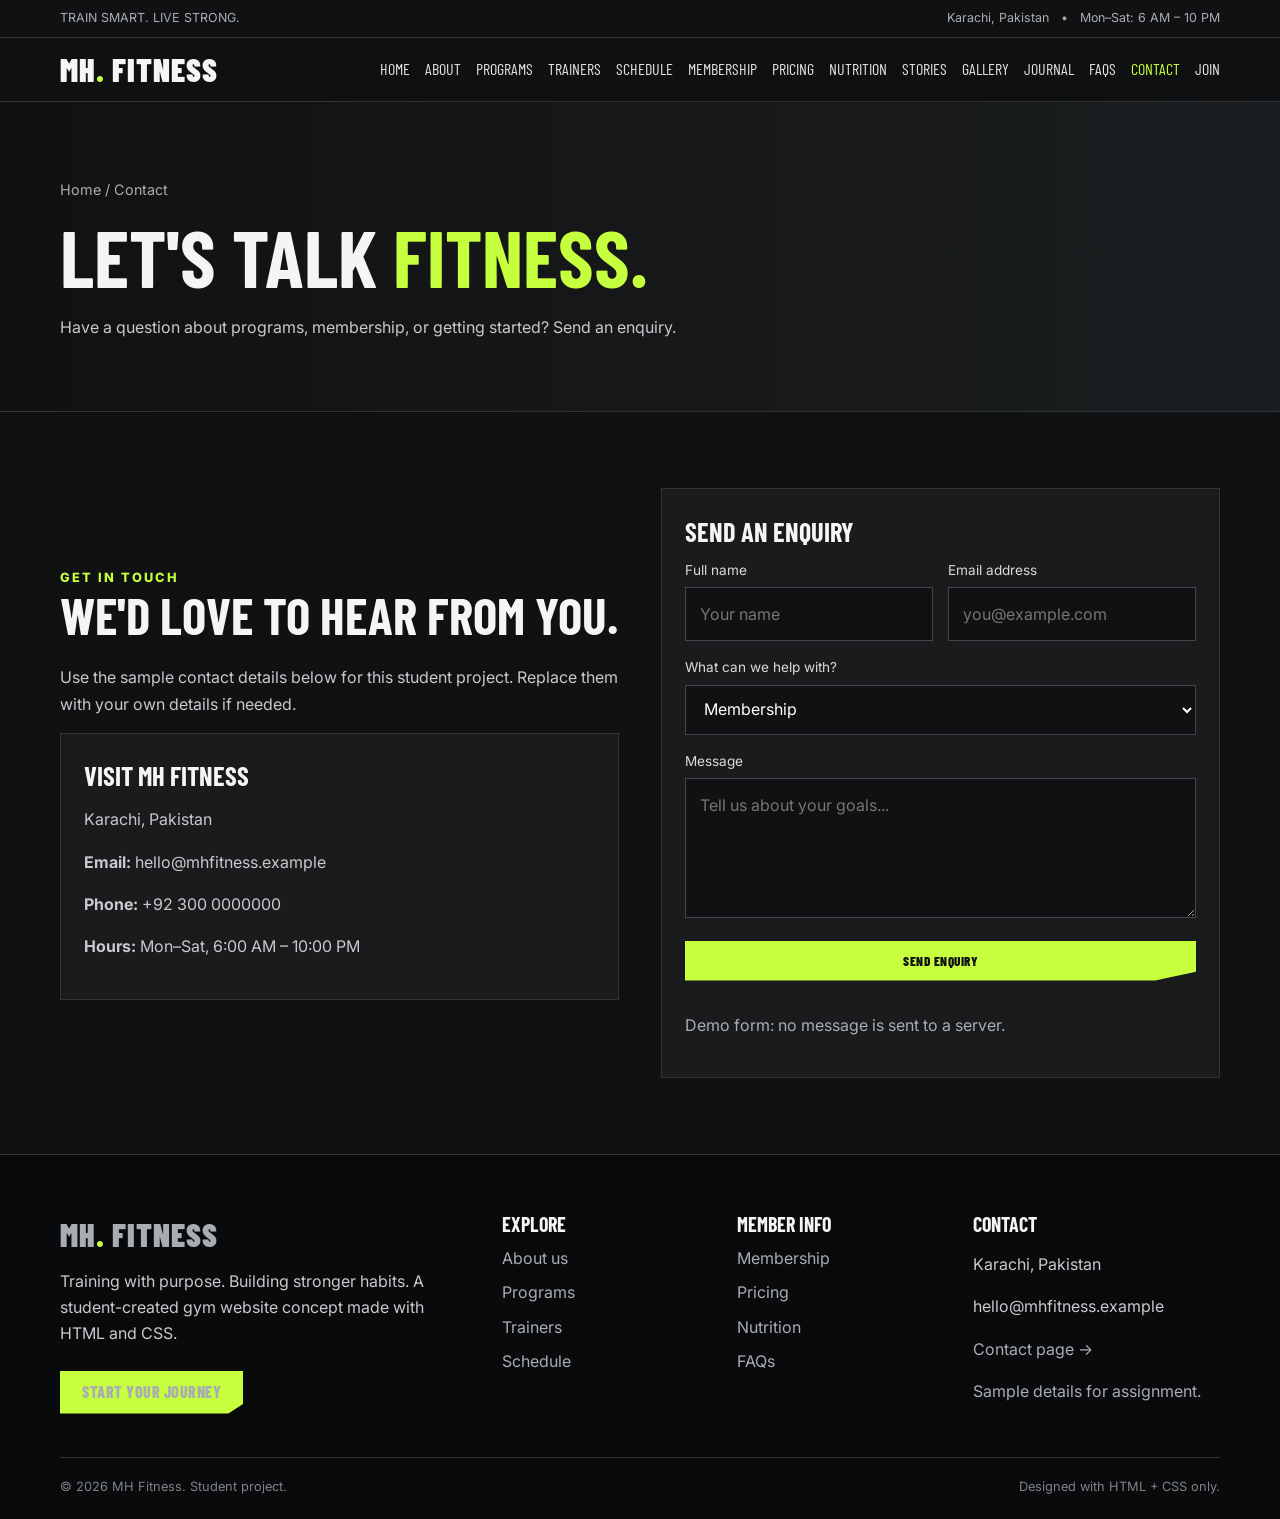
<file: contact.html>
<!DOCTYPE html>
<html lang="en">
<head>
<meta charset="UTF-8"><meta name="viewport" content="width=device-width, initial-scale=1.0">
<meta name="description" content="MH Fitness — training, coaching, and practical fitness for every level.">
<title>Contact | MH Fitness</title><link rel="stylesheet" href="style.css">
</head>
<body>
<div class="topbar"><div class="container"><span>TRAIN SMART. LIVE STRONG.</span><span>Karachi, Pakistan &nbsp; • &nbsp; Mon–Sat: 6 AM – 10 PM</span></div></div>
<header class="header"><div class="container navwrap"><a class="brand" href="index.html">MH<span>.</span> FITNESS</a><nav class="nav" aria-label="Main navigation"><a class="" href="index.html">Home</a><a class="" href="about.html">About</a><a class="" href="programs.html">Programs</a><a class="" href="trainers.html">Trainers</a><a class="" href="schedule.html">Schedule</a><a class="" href="membership.html">Membership</a><a class="" href="pricing.html">Pricing</a><a class="" href="nutrition.html">Nutrition</a><a class="" href="transformation.html">Stories</a><a class="" href="gallery.html">Gallery</a><a class="" href="blog.html">Journal</a><a class="" href="faq.html">FAQs</a><a class="active" href="contact.html">Contact</a><a class="" href="join.html">Join</a></nav></div></header>
<main>
<div class="page-hero"><div class="container"><div class="crumb">Home / Contact</div><h1>Let's talk <span style="color:var(--lime)">fitness.</span></h1><p>Have a question about programs, membership, or getting started? Send an enquiry.</p></div></div>
<section class="section"><div class="container split"><div><div class="eyebrow">Get in touch</div><h2>We'd love to hear from you.</h2><p>Use the sample contact details below for this student project. Replace them with your own details if needed.</p><div class="card card-body"><h3>Visit MH Fitness</h3><p>Karachi, Pakistan</p><p><strong>Email:</strong> hello@mhfitness.example</p><p><strong>Phone:</strong> +92 300 0000000</p><p><strong>Hours:</strong> Mon–Sat, 6:00 AM – 10:00 PM</p></div></div><div class="card card-body"><h3>Send an enquiry</h3><form class="form" action="#" method="get"><div class="form-row"><div><label for="name">Full name</label><input id="name" name="name" placeholder="Your name" required></div><div><label for="email">Email address</label><input id="email" type="email" name="email" placeholder="you@example.com" required></div></div><div><label for="topic">What can we help with?</label><select id="topic" name="topic"><option>Membership</option><option>Programs</option><option>Personal coaching</option><option>Other question</option></select></div><div><label for="message">Message</label><textarea id="message" name="message" placeholder="Tell us about your goals..." required></textarea></div><button class="btn" type="submit">Send enquiry</button><p class="muted">Demo form: no message is sent to a server.</p></form></div></div></section>
</main>
<footer class="footer"><div class="container"><div class="footer-grid"><div><a class="brand" href="index.html">MH<span>.</span> FITNESS</a><p>Training with purpose. Building stronger habits. A student-created gym website concept made with HTML and CSS.</p><a class="btn" href="join.html" style="display:inline-block">Start your journey</a></div><div><h3>Explore</h3><a href="about.html">About us</a><a href="programs.html">Programs</a><a href="trainers.html">Trainers</a><a href="schedule.html">Schedule</a></div><div><h3>Member info</h3><a href="membership.html">Membership</a><a href="pricing.html">Pricing</a><a href="nutrition.html">Nutrition</a><a href="faq.html">FAQs</a></div><div><h3>Contact</h3><p>Karachi, Pakistan</p><p>hello@mhfitness.example</p><a href="contact.html">Contact page →</a><p class="muted">Sample details for assignment.</p></div></div><div class="copyright"><span>© 2026 MH Fitness. Student project.</span><span>Designed with HTML + CSS only.</span></div></div></footer>
</body></html>
</file>
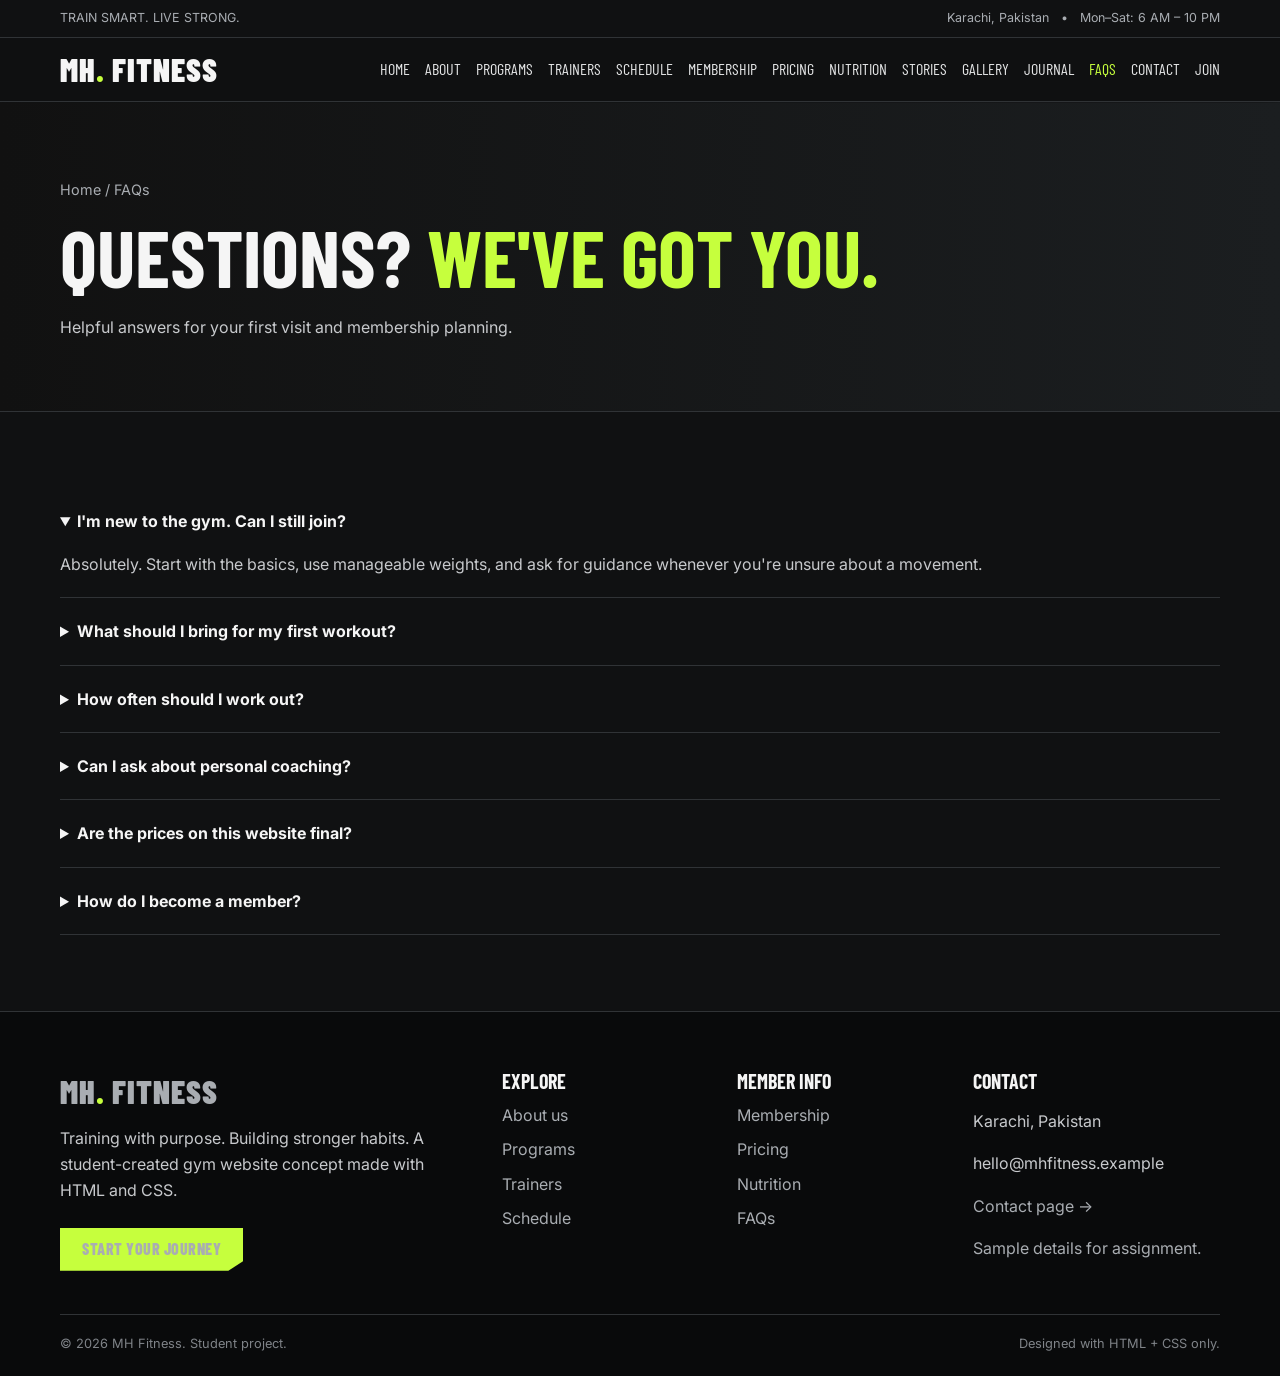
<file: faq.html>
<!DOCTYPE html>
<html lang="en">
<head>
<meta charset="UTF-8"><meta name="viewport" content="width=device-width, initial-scale=1.0">
<meta name="description" content="MH Fitness — training, coaching, and practical fitness for every level.">
<title>FAQs | MH Fitness</title><link rel="stylesheet" href="style.css">
</head>
<body>
<div class="topbar"><div class="container"><span>TRAIN SMART. LIVE STRONG.</span><span>Karachi, Pakistan &nbsp; • &nbsp; Mon–Sat: 6 AM – 10 PM</span></div></div>
<header class="header"><div class="container navwrap"><a class="brand" href="index.html">MH<span>.</span> FITNESS</a><nav class="nav" aria-label="Main navigation"><a class="" href="index.html">Home</a><a class="" href="about.html">About</a><a class="" href="programs.html">Programs</a><a class="" href="trainers.html">Trainers</a><a class="" href="schedule.html">Schedule</a><a class="" href="membership.html">Membership</a><a class="" href="pricing.html">Pricing</a><a class="" href="nutrition.html">Nutrition</a><a class="" href="transformation.html">Stories</a><a class="" href="gallery.html">Gallery</a><a class="" href="blog.html">Journal</a><a class="active" href="faq.html">FAQs</a><a class="" href="contact.html">Contact</a><a class="" href="join.html">Join</a></nav></div></header>
<main>
<div class="page-hero"><div class="container"><div class="crumb">Home / FAQs</div><h1>Questions? <span style="color:var(--lime)">We've got you.</span></h1><p>Helpful answers for your first visit and membership planning.</p></div></div>
<section class="section"><div class="container faq"><details open><summary>I'm new to the gym. Can I still join?</summary><p>Absolutely. Start with the basics, use manageable weights, and ask for guidance whenever you're unsure about a movement.</p></details><details><summary>What should I bring for my first workout?</summary><p>Wear comfortable training clothes and suitable shoes. Bring water and a small towel, and arrive a little early to get familiar with the space.</p></details><details><summary>How often should I work out?</summary><p>It depends on your experience, goals, health, and schedule. Start at a manageable frequency and build gradually, allowing time for recovery.</p></details><details><summary>Can I ask about personal coaching?</summary><p>Yes. Use the contact page to describe your goals and availability so the team can discuss possible options.</p></details><details><summary>Are the prices on this website final?</summary><p>No. This is a student website concept, so the listed prices and schedule are sample content.</p></details><details><summary>How do I become a member?</summary><p>Visit the Join page and complete the enquiry form. It is a static demonstration and does not submit information to a server.</p></details></div></section>
</main>
<footer class="footer"><div class="container"><div class="footer-grid"><div><a class="brand" href="index.html">MH<span>.</span> FITNESS</a><p>Training with purpose. Building stronger habits. A student-created gym website concept made with HTML and CSS.</p><a class="btn" href="join.html" style="display:inline-block">Start your journey</a></div><div><h3>Explore</h3><a href="about.html">About us</a><a href="programs.html">Programs</a><a href="trainers.html">Trainers</a><a href="schedule.html">Schedule</a></div><div><h3>Member info</h3><a href="membership.html">Membership</a><a href="pricing.html">Pricing</a><a href="nutrition.html">Nutrition</a><a href="faq.html">FAQs</a></div><div><h3>Contact</h3><p>Karachi, Pakistan</p><p>hello@mhfitness.example</p><a href="contact.html">Contact page →</a><p class="muted">Sample details for assignment.</p></div></div><div class="copyright"><span>© 2026 MH Fitness. Student project.</span><span>Designed with HTML + CSS only.</span></div></div></footer>
</body></html>
</file>
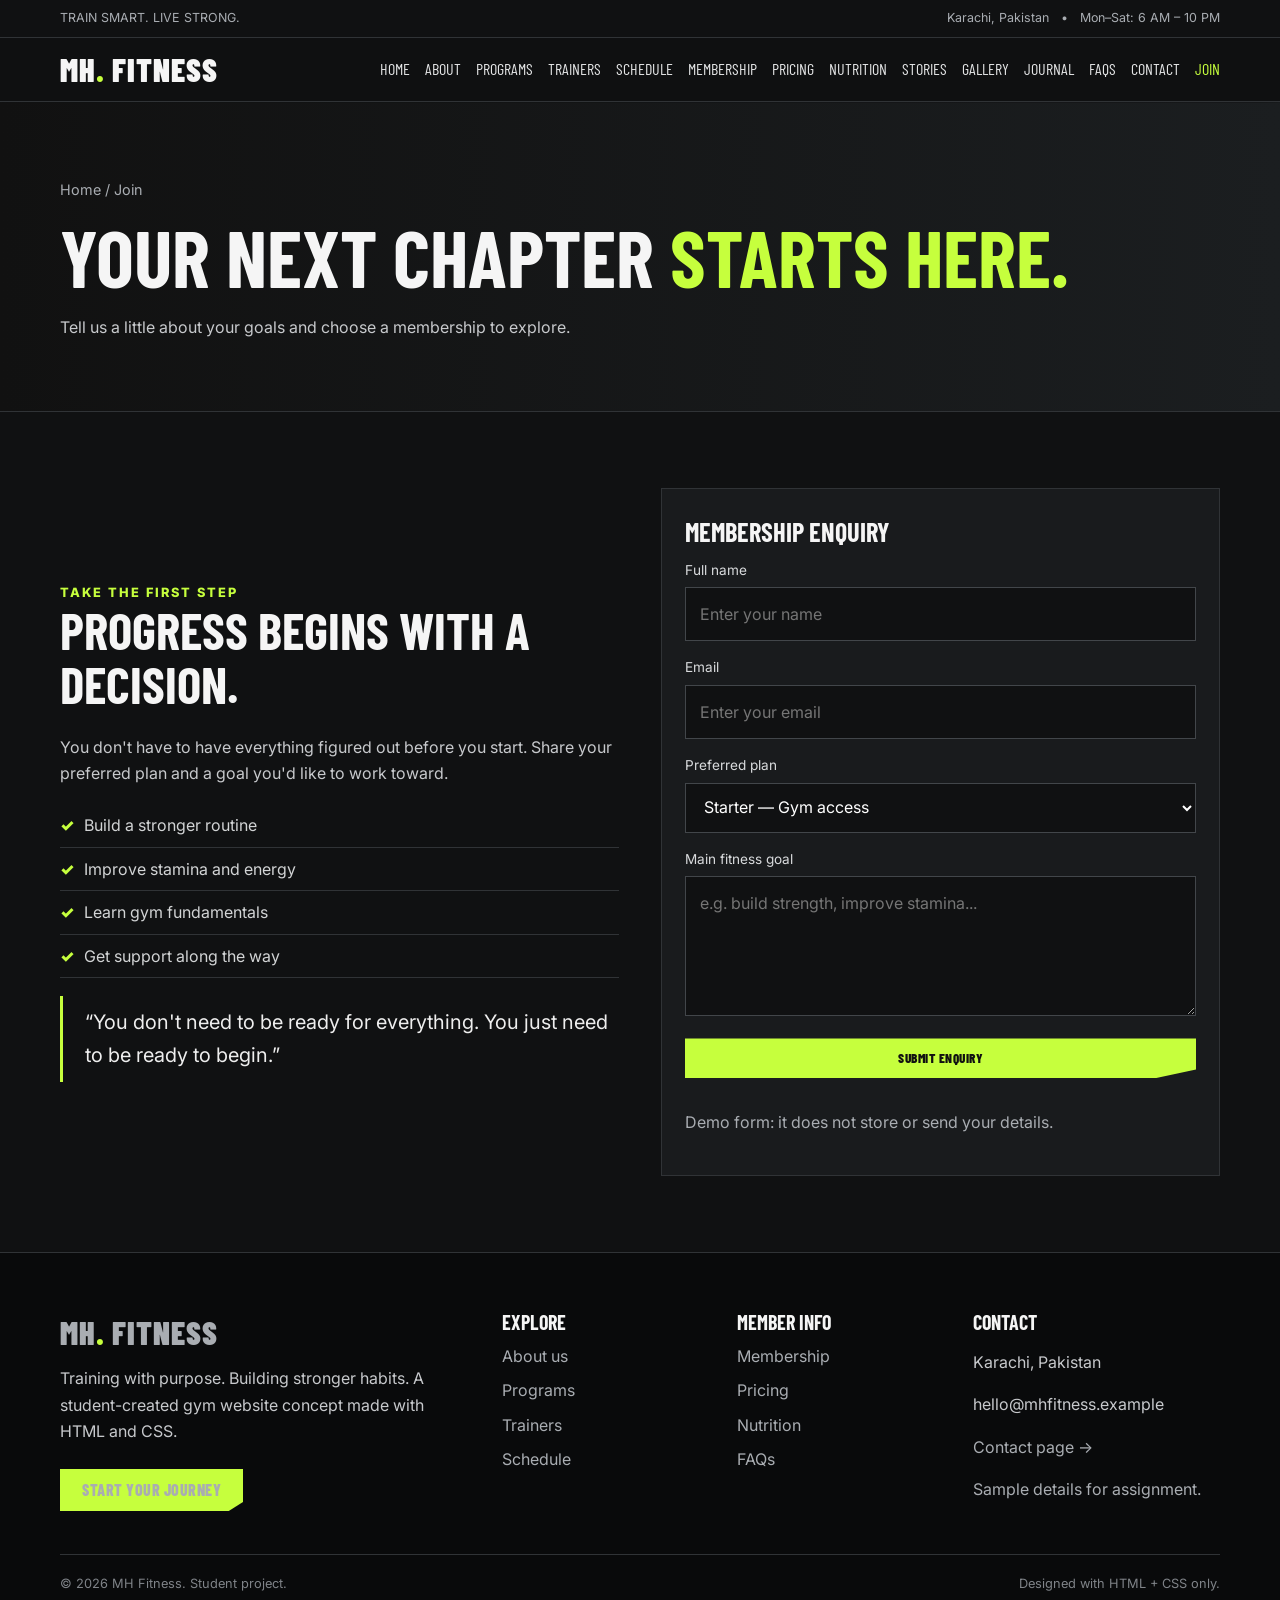
<file: join.html>
<!DOCTYPE html>
<html lang="en">
<head>
<meta charset="UTF-8"><meta name="viewport" content="width=device-width, initial-scale=1.0">
<meta name="description" content="MH Fitness — training, coaching, and practical fitness for every level.">
<title>Join Us | MH Fitness</title><link rel="stylesheet" href="style.css">
</head>
<body>
<div class="topbar"><div class="container"><span>TRAIN SMART. LIVE STRONG.</span><span>Karachi, Pakistan &nbsp; • &nbsp; Mon–Sat: 6 AM – 10 PM</span></div></div>
<header class="header"><div class="container navwrap"><a class="brand" href="index.html">MH<span>.</span> FITNESS</a><nav class="nav" aria-label="Main navigation"><a class="" href="index.html">Home</a><a class="" href="about.html">About</a><a class="" href="programs.html">Programs</a><a class="" href="trainers.html">Trainers</a><a class="" href="schedule.html">Schedule</a><a class="" href="membership.html">Membership</a><a class="" href="pricing.html">Pricing</a><a class="" href="nutrition.html">Nutrition</a><a class="" href="transformation.html">Stories</a><a class="" href="gallery.html">Gallery</a><a class="" href="blog.html">Journal</a><a class="" href="faq.html">FAQs</a><a class="" href="contact.html">Contact</a><a class="active" href="join.html">Join</a></nav></div></header>
<main>
<div class="page-hero"><div class="container"><div class="crumb">Home / Join</div><h1>Your next chapter <span style="color:var(--lime)">starts here.</span></h1><p>Tell us a little about your goals and choose a membership to explore.</p></div></div>
<section class="section"><div class="container split"><div><div class="eyebrow">Take the first step</div><h2>Progress begins with a decision.</h2><p>You don't have to have everything figured out before you start. Share your preferred plan and a goal you'd like to work toward.</p><ul class="feature-list"><li>Build a stronger routine</li><li>Improve stamina and energy</li><li>Learn gym fundamentals</li><li>Get support along the way</li></ul><div class="quote">“You don't need to be ready for everything. You just need to be ready to begin.”</div></div><div class="card card-body"><h3>Membership enquiry</h3><form class="form" action="#" method="get"><div><label for="fullname">Full name</label><input id="fullname" name="fullname" required placeholder="Enter your name"></div><div><label for="joinemail">Email</label><input id="joinemail" type="email" name="email" required placeholder="Enter your email"></div><div><label for="plan">Preferred plan</label><select id="plan" name="plan"><option>Starter — Gym access</option><option>Plus — Gym + group sessions</option><option>Personal coaching</option><option>Need advice</option></select></div><div><label for="goal">Main fitness goal</label><textarea id="goal" name="goal" placeholder="e.g. build strength, improve stamina..."></textarea></div><button class="btn" type="submit">Submit enquiry</button><p class="muted">Demo form: it does not store or send your details.</p></form></div></div></section>
</main>
<footer class="footer"><div class="container"><div class="footer-grid"><div><a class="brand" href="index.html">MH<span>.</span> FITNESS</a><p>Training with purpose. Building stronger habits. A student-created gym website concept made with HTML and CSS.</p><a class="btn" href="join.html" style="display:inline-block">Start your journey</a></div><div><h3>Explore</h3><a href="about.html">About us</a><a href="programs.html">Programs</a><a href="trainers.html">Trainers</a><a href="schedule.html">Schedule</a></div><div><h3>Member info</h3><a href="membership.html">Membership</a><a href="pricing.html">Pricing</a><a href="nutrition.html">Nutrition</a><a href="faq.html">FAQs</a></div><div><h3>Contact</h3><p>Karachi, Pakistan</p><p>hello@mhfitness.example</p><a href="contact.html">Contact page →</a><p class="muted">Sample details for assignment.</p></div></div><div class="copyright"><span>© 2026 MH Fitness. Student project.</span><span>Designed with HTML + CSS only.</span></div></div></footer>
</body></html>
</file>
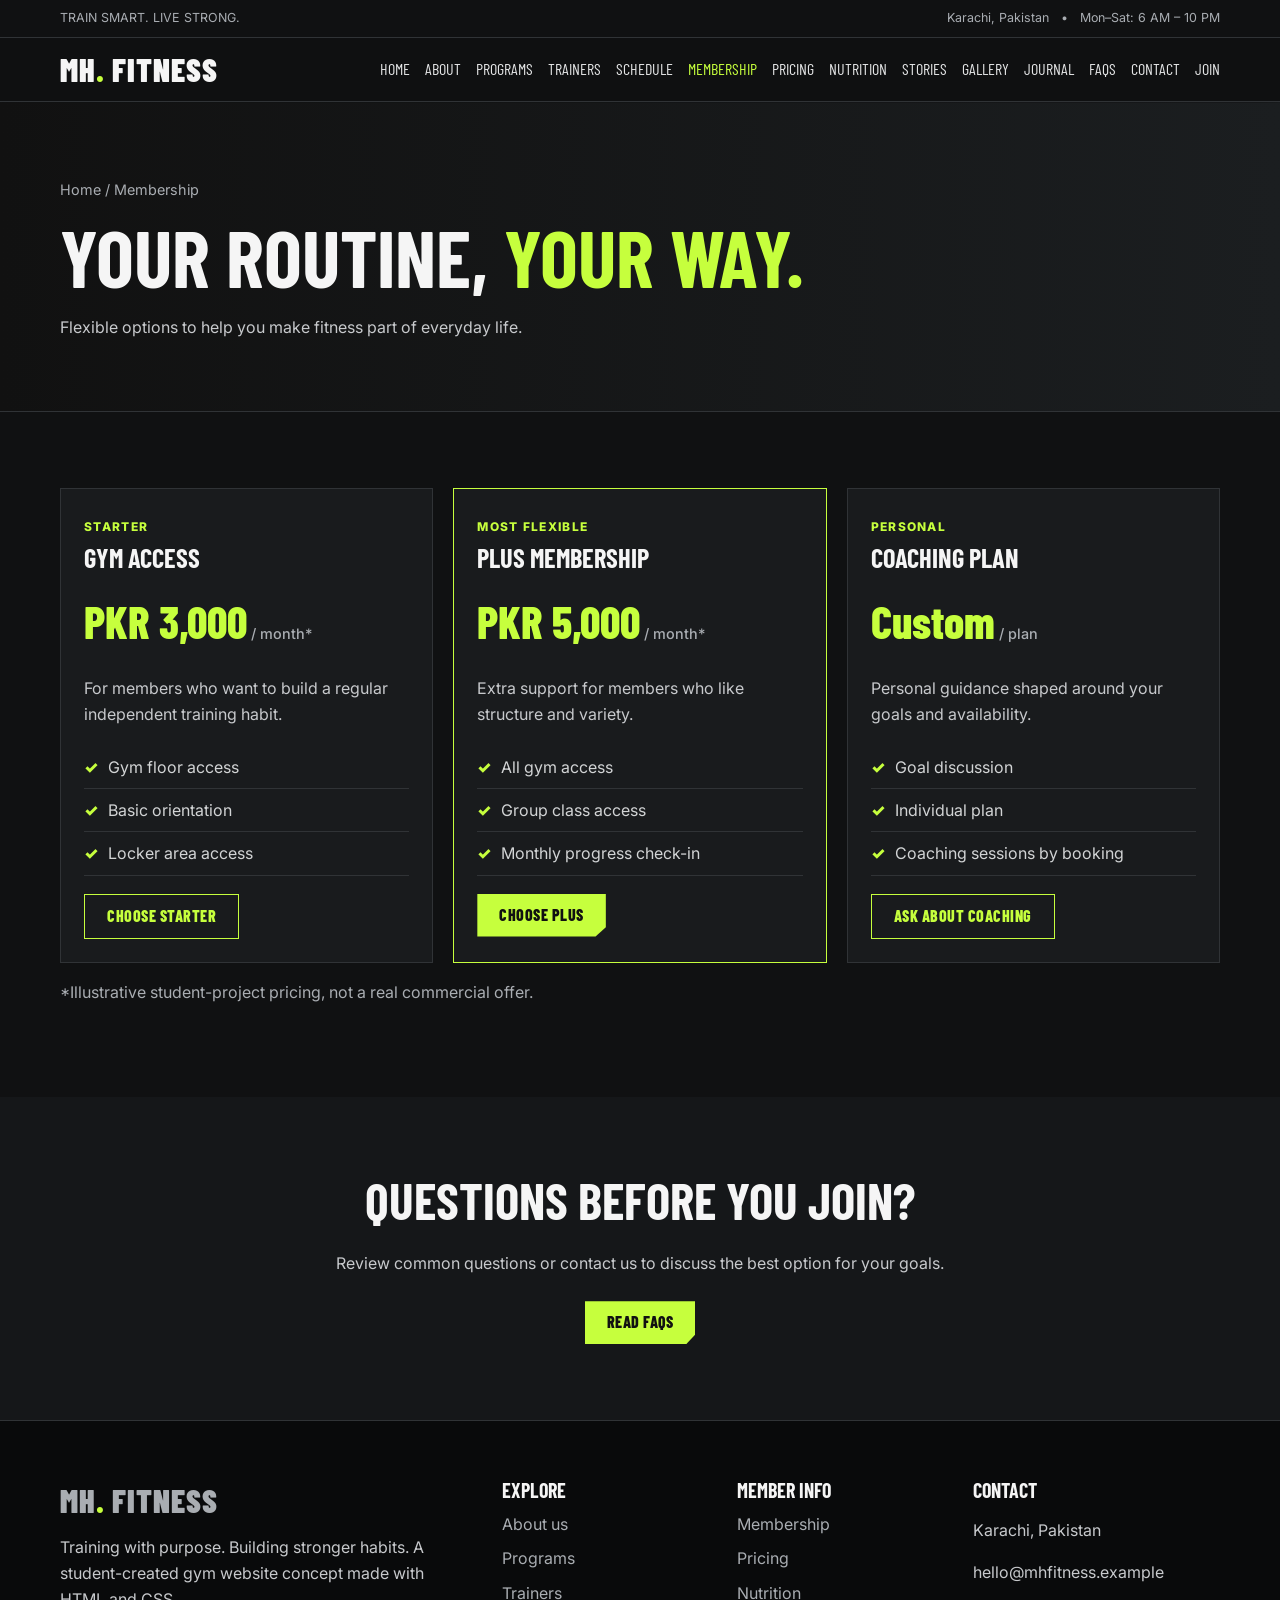
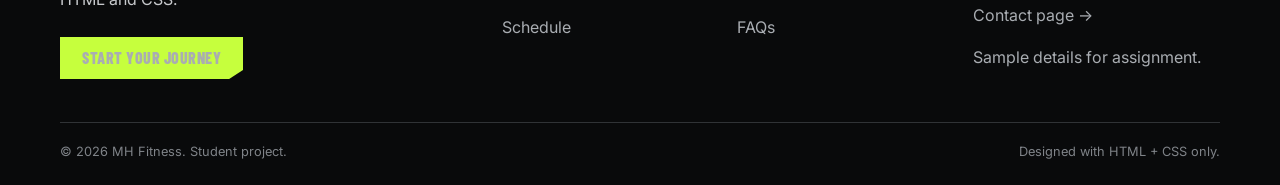
<file: membership.html>
<!DOCTYPE html>
<html lang="en">
<head>
<meta charset="UTF-8"><meta name="viewport" content="width=device-width, initial-scale=1.0">
<meta name="description" content="MH Fitness — training, coaching, and practical fitness for every level.">
<title>Membership | MH Fitness</title><link rel="stylesheet" href="style.css">
</head>
<body>
<div class="topbar"><div class="container"><span>TRAIN SMART. LIVE STRONG.</span><span>Karachi, Pakistan &nbsp; • &nbsp; Mon–Sat: 6 AM – 10 PM</span></div></div>
<header class="header"><div class="container navwrap"><a class="brand" href="index.html">MH<span>.</span> FITNESS</a><nav class="nav" aria-label="Main navigation"><a class="" href="index.html">Home</a><a class="" href="about.html">About</a><a class="" href="programs.html">Programs</a><a class="" href="trainers.html">Trainers</a><a class="" href="schedule.html">Schedule</a><a class="active" href="membership.html">Membership</a><a class="" href="pricing.html">Pricing</a><a class="" href="nutrition.html">Nutrition</a><a class="" href="transformation.html">Stories</a><a class="" href="gallery.html">Gallery</a><a class="" href="blog.html">Journal</a><a class="" href="faq.html">FAQs</a><a class="" href="contact.html">Contact</a><a class="" href="join.html">Join</a></nav></div></header>
<main>
<div class="page-hero"><div class="container"><div class="crumb">Home / Membership</div><h1>Your routine, <span style="color:var(--lime)">your way.</span></h1><p>Flexible options to help you make fitness part of everyday life.</p></div></div>
<section class="section"><div class="container"><div class="grid three"><article class="card card-body"><span class="tag">Starter</span><h3>Gym access</h3><div class="price">PKR 3,000<small> / month*</small></div><p>For members who want to build a regular independent training habit.</p><ul class="feature-list"><li>Gym floor access</li><li>Basic orientation</li><li>Locker area access</li></ul><a class="btn outline" href="join.html">Choose starter</a></article><article class="card card-body" style="border-color:var(--lime)"><span class="tag">Most flexible</span><h3>Plus membership</h3><div class="price">PKR 5,000<small> / month*</small></div><p>Extra support for members who like structure and variety.</p><ul class="feature-list"><li>All gym access</li><li>Group class access</li><li>Monthly progress check-in</li></ul><a class="btn" href="join.html">Choose plus</a></article><article class="card card-body"><span class="tag">Personal</span><h3>Coaching plan</h3><div class="price">Custom<small> / plan</small></div><p>Personal guidance shaped around your goals and availability.</p><ul class="feature-list"><li>Goal discussion</li><li>Individual plan</li><li>Coaching sessions by booking</li></ul><a class="btn outline" href="contact.html">Ask about coaching</a></article></div><p class="muted">*Illustrative student-project pricing, not a real commercial offer.</p></div></section>
<section class="section alt"><div class="container center"><h2>Questions before you join?</h2><p>Review common questions or contact us to discuss the best option for your goals.</p><a class="btn" href="faq.html">Read FAQs</a></div></section>
</main>
<footer class="footer"><div class="container"><div class="footer-grid"><div><a class="brand" href="index.html">MH<span>.</span> FITNESS</a><p>Training with purpose. Building stronger habits. A student-created gym website concept made with HTML and CSS.</p><a class="btn" href="join.html" style="display:inline-block">Start your journey</a></div><div><h3>Explore</h3><a href="about.html">About us</a><a href="programs.html">Programs</a><a href="trainers.html">Trainers</a><a href="schedule.html">Schedule</a></div><div><h3>Member info</h3><a href="membership.html">Membership</a><a href="pricing.html">Pricing</a><a href="nutrition.html">Nutrition</a><a href="faq.html">FAQs</a></div><div><h3>Contact</h3><p>Karachi, Pakistan</p><p>hello@mhfitness.example</p><a href="contact.html">Contact page →</a><p class="muted">Sample details for assignment.</p></div></div><div class="copyright"><span>© 2026 MH Fitness. Student project.</span><span>Designed with HTML + CSS only.</span></div></div></footer>
</body></html>
</file>
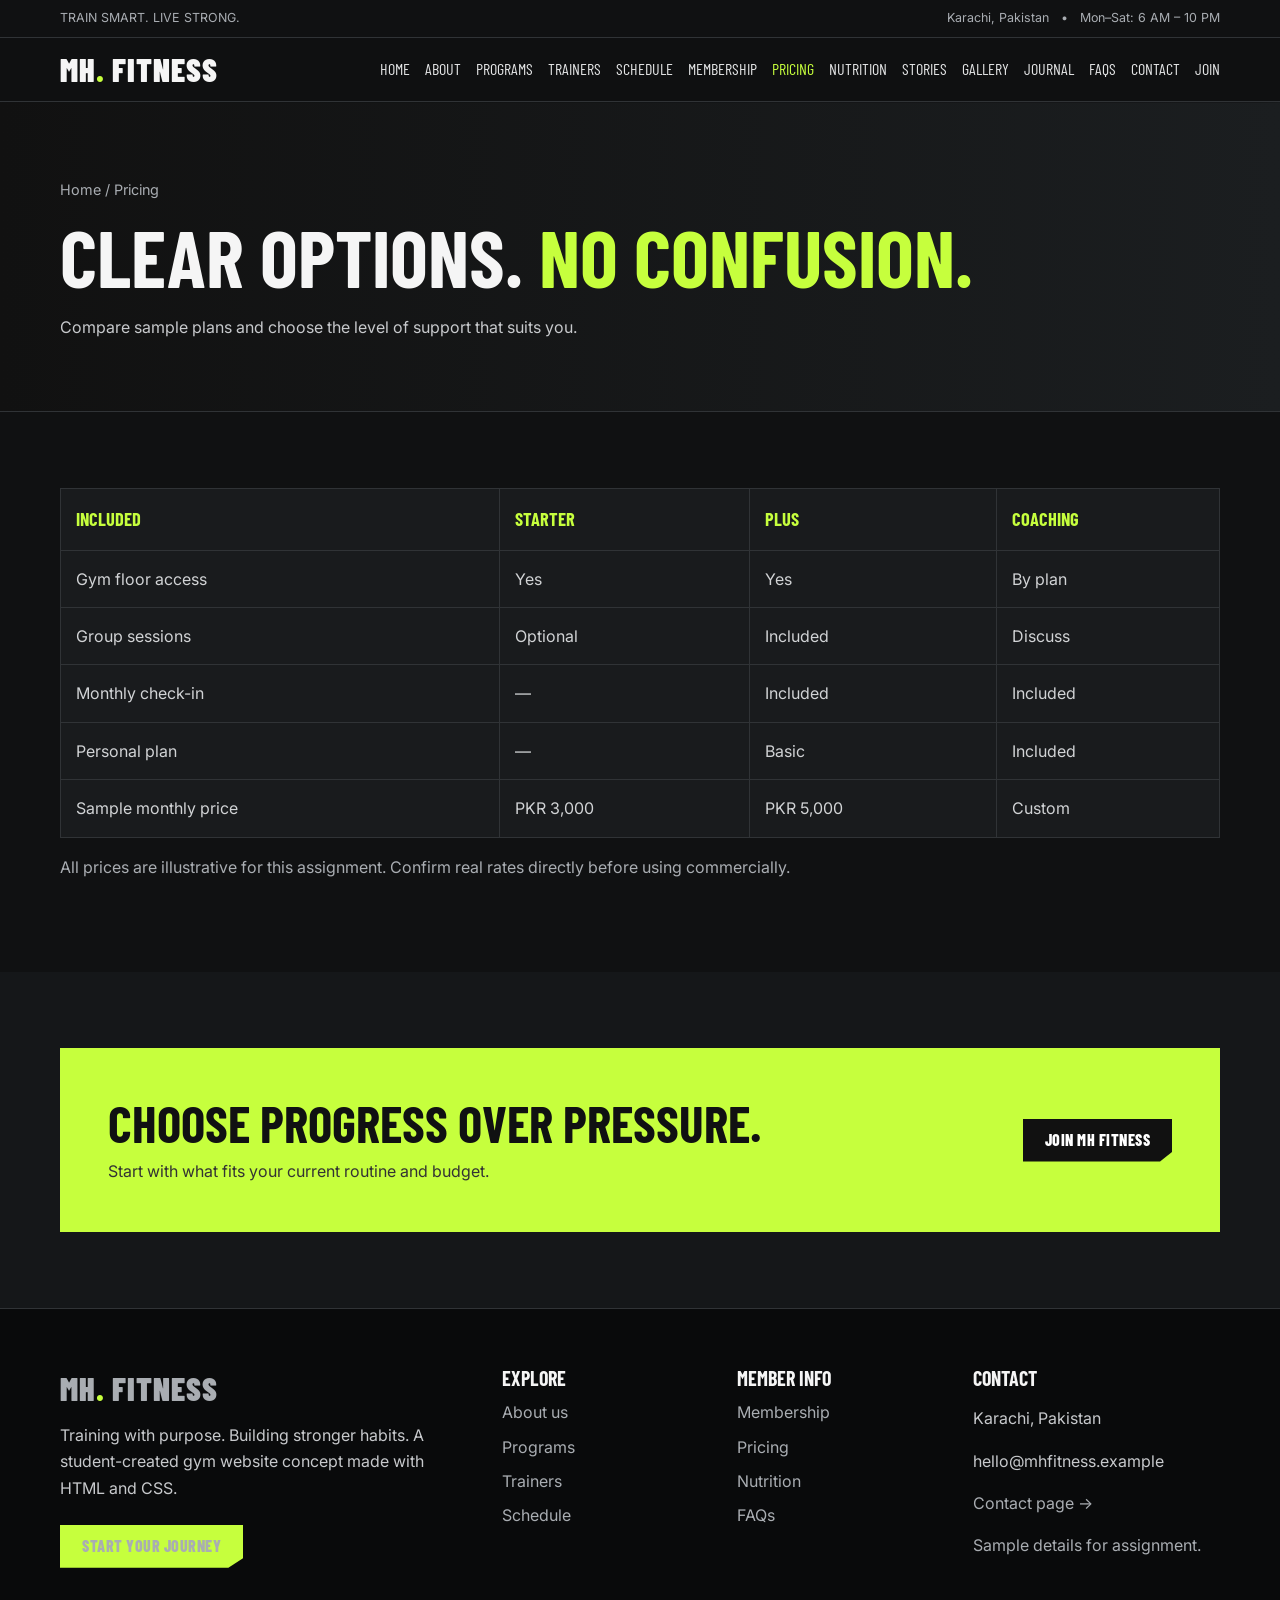
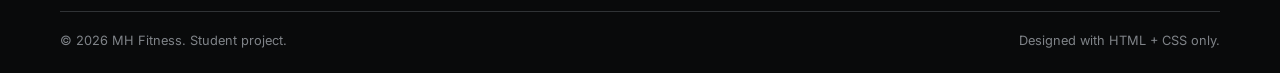
<file: pricing.html>
<!DOCTYPE html>
<html lang="en">
<head>
<meta charset="UTF-8"><meta name="viewport" content="width=device-width, initial-scale=1.0">
<meta name="description" content="MH Fitness — training, coaching, and practical fitness for every level.">
<title>Pricing | MH Fitness</title><link rel="stylesheet" href="style.css">
</head>
<body>
<div class="topbar"><div class="container"><span>TRAIN SMART. LIVE STRONG.</span><span>Karachi, Pakistan &nbsp; • &nbsp; Mon–Sat: 6 AM – 10 PM</span></div></div>
<header class="header"><div class="container navwrap"><a class="brand" href="index.html">MH<span>.</span> FITNESS</a><nav class="nav" aria-label="Main navigation"><a class="" href="index.html">Home</a><a class="" href="about.html">About</a><a class="" href="programs.html">Programs</a><a class="" href="trainers.html">Trainers</a><a class="" href="schedule.html">Schedule</a><a class="" href="membership.html">Membership</a><a class="active" href="pricing.html">Pricing</a><a class="" href="nutrition.html">Nutrition</a><a class="" href="transformation.html">Stories</a><a class="" href="gallery.html">Gallery</a><a class="" href="blog.html">Journal</a><a class="" href="faq.html">FAQs</a><a class="" href="contact.html">Contact</a><a class="" href="join.html">Join</a></nav></div></header>
<main>
<div class="page-hero"><div class="container"><div class="crumb">Home / Pricing</div><h1>Clear options. <span style="color:var(--lime)">No confusion.</span></h1><p>Compare sample plans and choose the level of support that suits you.</p></div></div>
<section class="section"><div class="container"><table class="schedule"><thead><tr><th>Included</th><th>Starter</th><th>Plus</th><th>Coaching</th></tr></thead><tbody><tr><td>Gym floor access</td><td>Yes</td><td>Yes</td><td>By plan</td></tr><tr><td>Group sessions</td><td>Optional</td><td>Included</td><td>Discuss</td></tr><tr><td>Monthly check-in</td><td>—</td><td>Included</td><td>Included</td></tr><tr><td>Personal plan</td><td>—</td><td>Basic</td><td>Included</td></tr><tr><td>Sample monthly price</td><td>PKR 3,000</td><td>PKR 5,000</td><td>Custom</td></tr></tbody></table><p class="muted">All prices are illustrative for this assignment. Confirm real rates directly before using commercially.</p></div></section>
<section class="section alt"><div class="container banner"><div><h2>Choose progress over pressure.</h2><p>Start with what fits your current routine and budget.</p></div><a class="btn" href="join.html">Join MH Fitness</a></div></section>
</main>
<footer class="footer"><div class="container"><div class="footer-grid"><div><a class="brand" href="index.html">MH<span>.</span> FITNESS</a><p>Training with purpose. Building stronger habits. A student-created gym website concept made with HTML and CSS.</p><a class="btn" href="join.html" style="display:inline-block">Start your journey</a></div><div><h3>Explore</h3><a href="about.html">About us</a><a href="programs.html">Programs</a><a href="trainers.html">Trainers</a><a href="schedule.html">Schedule</a></div><div><h3>Member info</h3><a href="membership.html">Membership</a><a href="pricing.html">Pricing</a><a href="nutrition.html">Nutrition</a><a href="faq.html">FAQs</a></div><div><h3>Contact</h3><p>Karachi, Pakistan</p><p>hello@mhfitness.example</p><a href="contact.html">Contact page →</a><p class="muted">Sample details for assignment.</p></div></div><div class="copyright"><span>© 2026 MH Fitness. Student project.</span><span>Designed with HTML + CSS only.</span></div></div></footer>
</body></html>
</file>
<file: style.css>
@import url('https://fonts.googleapis.com/css2?family=Barlow+Condensed:wght@500;600;700;800;900&family=Inter:wght@400;500;600;700;800&display=swap');
:root{--bg:#101112;--panel:#191b1d;--muted:#a9adb2;--text:#f5f5f5;--lime:#c6ff3d;--line:#303336}
*{box-sizing:border-box}html{scroll-behavior:smooth}body{margin:0;background:var(--bg);color:var(--text);font-family:Inter,Arial,sans-serif;line-height:1.65}a{color:inherit;text-decoration:none}img{max-width:100%;display:block}h1,h2,h3,.brand,.nav a,.btn{font-family:'Barlow Condensed',Impact,sans-serif;text-transform:uppercase;line-height:1.05}h1{font-size:clamp(3rem,8vw,6.5rem);margin:.15em 0}h2{font-size:clamp(2.1rem,4vw,3.6rem);margin:0 0 .45em}h3{font-size:1.65rem;margin:.2em 0 .5em}p{color:#c7c9cc}.container{width:min(1160px,92%);margin:auto}.topbar{border-bottom:1px solid var(--line);font-size:.78rem;color:var(--muted);padding:8px 0}.topbar .container{display:flex;justify-content:space-between;gap:12px;flex-wrap:wrap}.header{position:sticky;top:0;z-index:10;background:rgba(16,17,18,.96);border-bottom:1px solid var(--line);backdrop-filter:blur(12px)}.navwrap{display:flex;align-items:center;justify-content:space-between;gap:20px;padding:15px 0}.brand{font-size:2rem;font-weight:900;letter-spacing:1px}.brand span{color:var(--lime)}.nav{display:flex;gap:15px;align-items:center;flex-wrap:wrap}.nav a{font-size:1rem;color:#e4e5e6}.nav a:hover,.nav a.active{color:var(--lime)}.btn{display:inline-block;background:var(--lime);color:#111;padding:13px 22px;font-weight:800;letter-spacing:.5px;border:0;cursor:pointer;clip-path:polygon(0 0,100% 0,100% 78%,92% 100%,0 100%);transition:.2s}.btn:hover{transform:translateY(-2px);background:#d8ff78}.btn.outline{background:transparent;border:1px solid var(--lime);color:var(--lime);clip-path:none}.hero{min-height:560px;display:grid;align-items:center;background:linear-gradient(90deg,rgba(10,11,12,.96) 0%,rgba(10,11,12,.78) 48%,rgba(10,11,12,.15) 100%),url('https://images.unsplash.com/photo-1534438327276-14e5300c3a48?auto=format&fit=crop&w=1800&q=85') center/cover}.hero-content{padding:75px 0;max-width:720px}.eyebrow{color:var(--lime);font-weight:800;letter-spacing:2px;text-transform:uppercase;font-size:.8rem}.hero p{max-width:550px;font-size:1.08rem}.actions{display:flex;gap:12px;flex-wrap:wrap;margin-top:28px}.section{padding:76px 0}.section.alt{background:#151719}.section-head{display:flex;justify-content:space-between;align-items:end;gap:20px;margin-bottom:28px}.section-head p{max-width:460px;margin:0}.grid{display:grid;grid-template-columns:repeat(3,1fr);gap:20px}.grid.two{grid-template-columns:repeat(2,1fr)}.grid.four{grid-template-columns:repeat(4,1fr)}.card{background:var(--panel);border:1px solid var(--line);overflow:hidden}.card img{width:100%;height:220px;object-fit:cover;filter:saturate(.8)}.card-body{padding:23px}.tag{display:inline-block;color:var(--lime);font-size:.75rem;text-transform:uppercase;font-weight:800;letter-spacing:1.3px}.muted{color:var(--muted)}.price{font-family:'Barlow Condensed';font-size:2.8rem;font-weight:800;color:var(--lime)}.price small{font:500 .9rem Inter;color:var(--muted)}.feature-list{list-style:none;padding:0;margin:18px 0}.feature-list li{padding:8px 0;border-bottom:1px solid var(--line);color:#d2d4d5}.feature-list li:before{content:'✓';color:var(--lime);font-weight:900;margin-right:10px}.banner{padding:48px;background:var(--lime);color:#101112;display:flex;justify-content:space-between;align-items:center;gap:25px;flex-wrap:wrap}.banner h2{margin:0;max-width:680px}.banner p{color:#333;margin:8px 0 0}.banner .btn{background:#111;color:white}.page-hero{padding:76px 0 55px;background:linear-gradient(90deg,#111 0%,#1b1e20 100%);border-bottom:1px solid var(--line)}.page-hero h1{font-size:clamp(3rem,7vw,5rem)}.crumb{color:var(--muted);font-size:.9rem}.split{display:grid;grid-template-columns:1fr 1fr;gap:42px;align-items:center}.split img{width:100%;height:430px;object-fit:cover}.stats{display:grid;grid-template-columns:repeat(4,1fr);gap:12px;margin-top:28px}.stat{padding:20px;background:#1b1d1f;border-left:3px solid var(--lime)}.stat strong{display:block;font:800 2.2rem 'Barlow Condensed';color:var(--lime)}.stat span{font-size:.82rem;color:var(--muted)}.schedule{width:100%;border-collapse:collapse;background:var(--panel)}.schedule th,.schedule td{padding:15px;border:1px solid var(--line);text-align:left}.schedule th{color:var(--lime);font-family:'Barlow Condensed';font-size:1.15rem;text-transform:uppercase}.schedule td{color:#d1d3d5}.form{display:grid;gap:15px}.form-row{display:grid;grid-template-columns:1fr 1fr;gap:15px}label{display:block;font-size:.85rem;color:#d9dbdd;margin-bottom:6px}input,select,textarea{width:100%;padding:13px 14px;background:#101112;border:1px solid #42464a;color:white;font:inherit}textarea{min-height:140px;resize:vertical}.faq details{padding:20px 0;border-bottom:1px solid var(--line)}.faq summary{font-weight:700;cursor:pointer}.faq details p{margin-bottom:0}.gallery{display:grid;grid-template-columns:repeat(3,1fr);gap:12px}.gallery img{width:100%;height:260px;object-fit:cover}.gallery img:nth-child(2n){height:320px}.quote{font-size:1.25rem;color:#eee;border-left:3px solid var(--lime);padding:10px 0 10px 22px}.footer{padding:55px 0 22px;background:#090a0b;border-top:1px solid var(--line)}.footer-grid{display:grid;grid-template-columns:2fr 1fr 1fr 1.2fr;gap:30px}.footer h3{font-size:1.25rem}.footer a{display:block;color:var(--muted);margin:8px 0}.footer a:hover{color:var(--lime)}.copyright{border-top:1px solid var(--line);margin-top:35px;padding-top:18px;color:#7f8388;font-size:.8rem;display:flex;justify-content:space-between;gap:12px;flex-wrap:wrap}.pill{border:1px solid var(--line);padding:6px 10px;color:var(--muted);font-size:.78rem;display:inline-block;margin:3px}.notice{padding:18px;background:#20251a;border:1px solid #4b6124;color:#dff7b0}.center{text-align:center}.center p{max-width:650px;margin:0 auto 25px}.spacer{height:15px}
@media(max-width:900px){.navwrap{align-items:flex-start;flex-direction:column}.nav{gap:10px}.grid.four{grid-template-columns:repeat(2,1fr)}.footer-grid{grid-template-columns:repeat(2,1fr)}.stats{grid-template-columns:repeat(2,1fr)}}
@media(max-width:620px){.grid,.grid.two,.grid.four,.split,.gallery,.form-row{grid-template-columns:1fr}.hero{min-height:500px}.hero-content{padding:55px 0}.section{padding:52px 0}.section-head{display:block}.section-head p{margin-top:12px}.split img{height:300px}.gallery img,.gallery img:nth-child(2n){height:240px}.banner{padding:30px}.footer-grid{grid-template-columns:1fr}.nav a{font-size:.92rem}}
</file>
